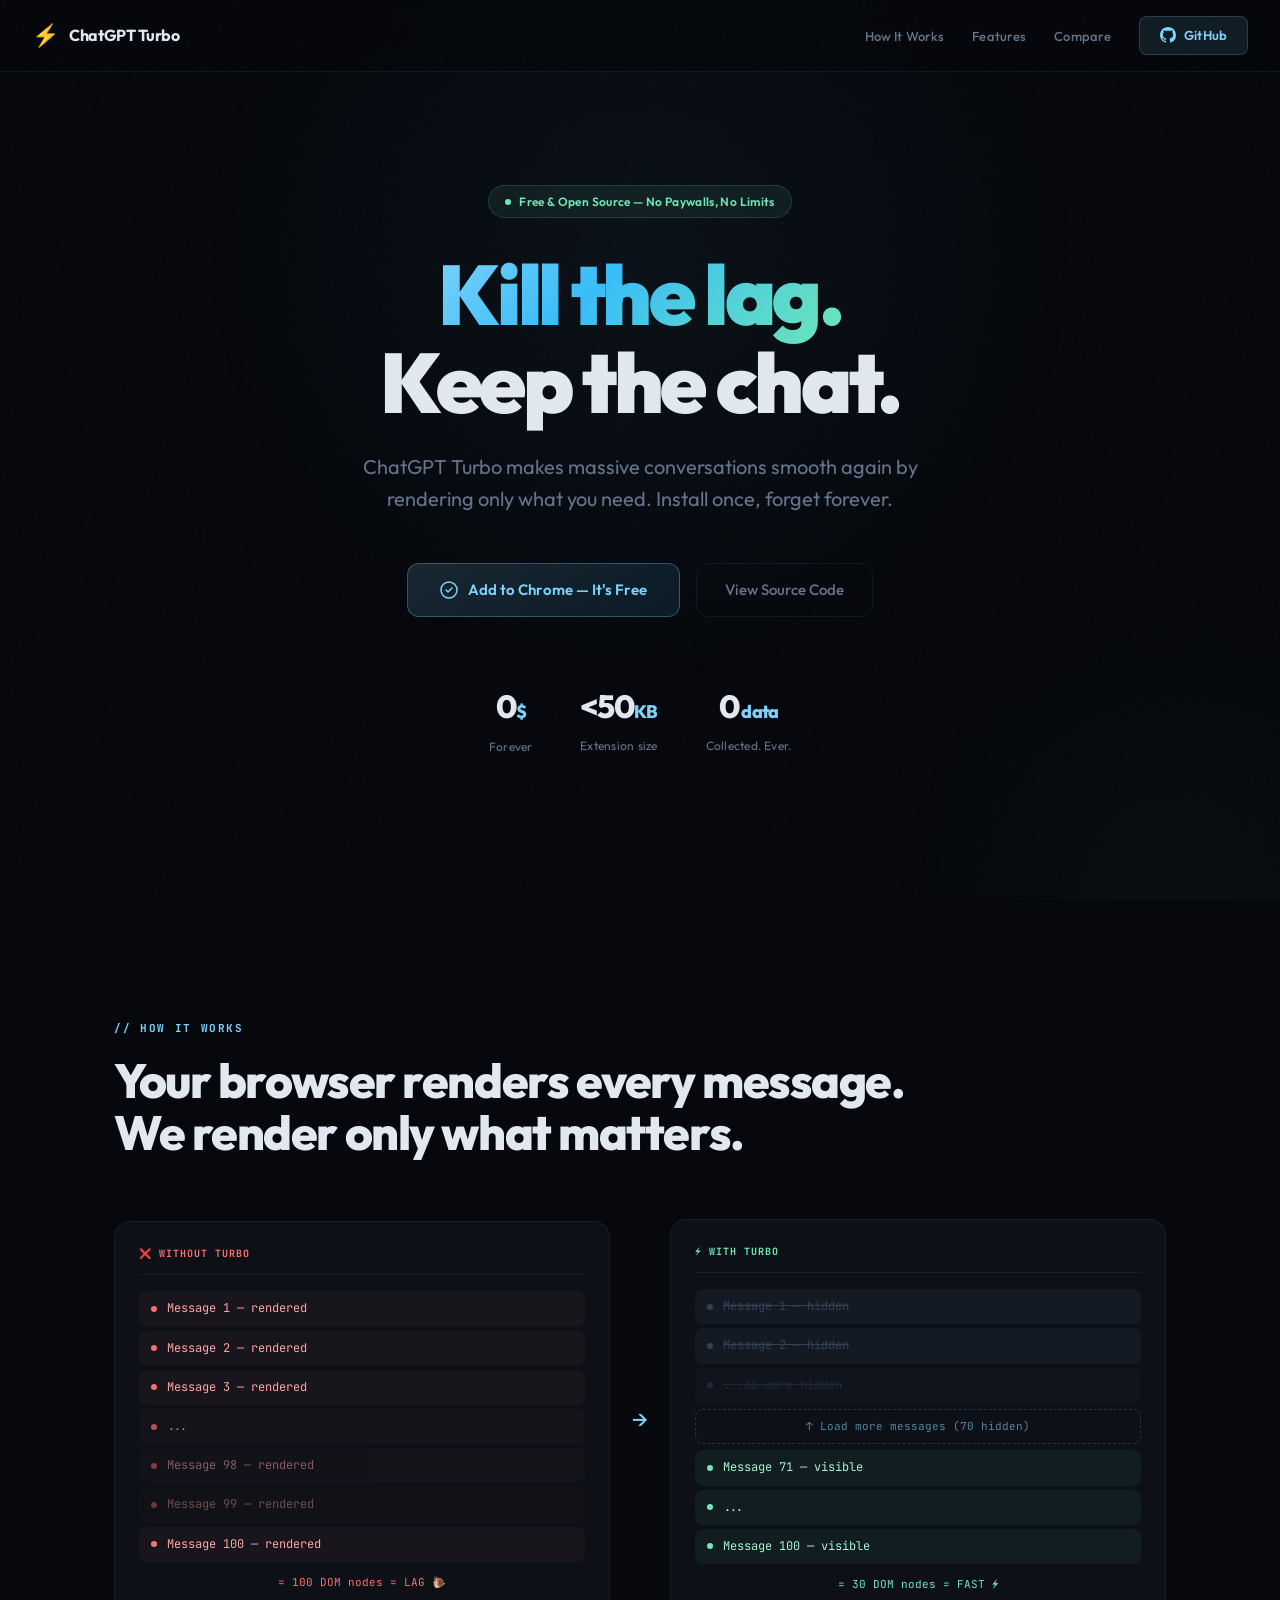
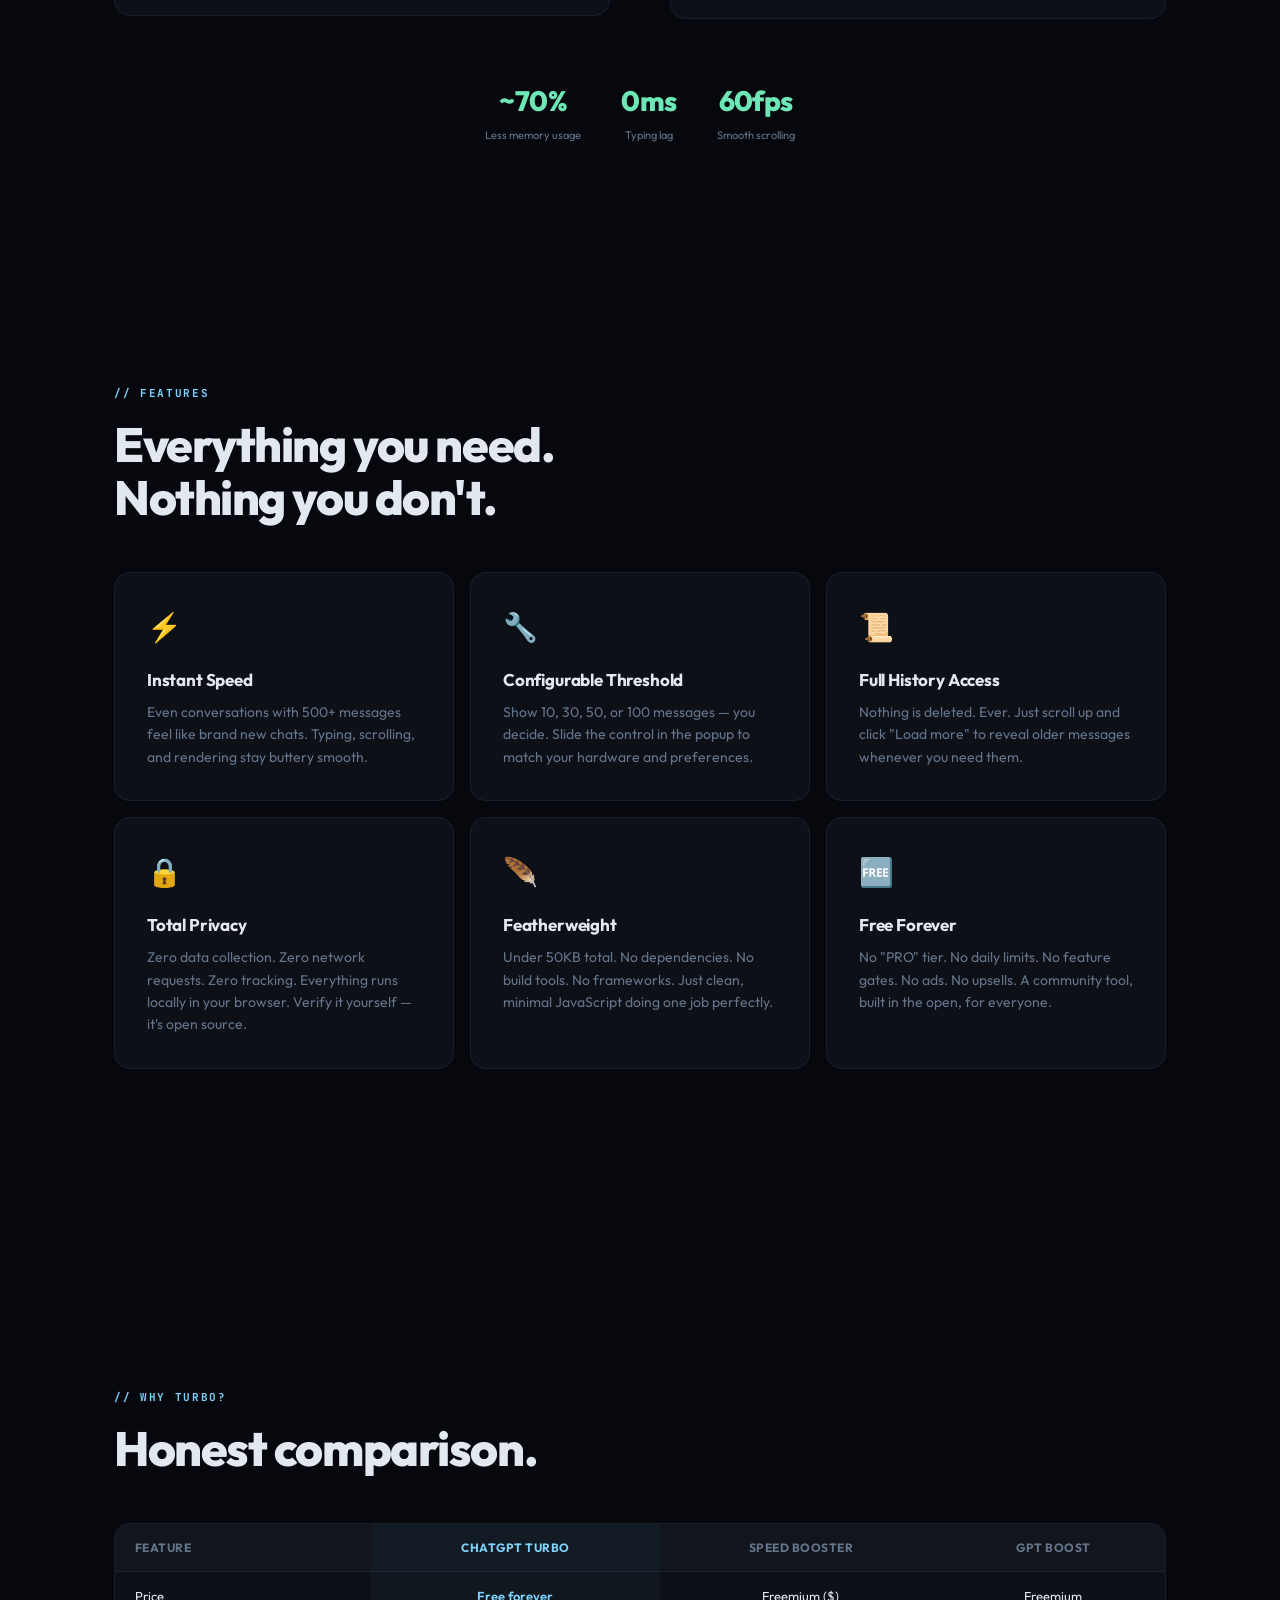
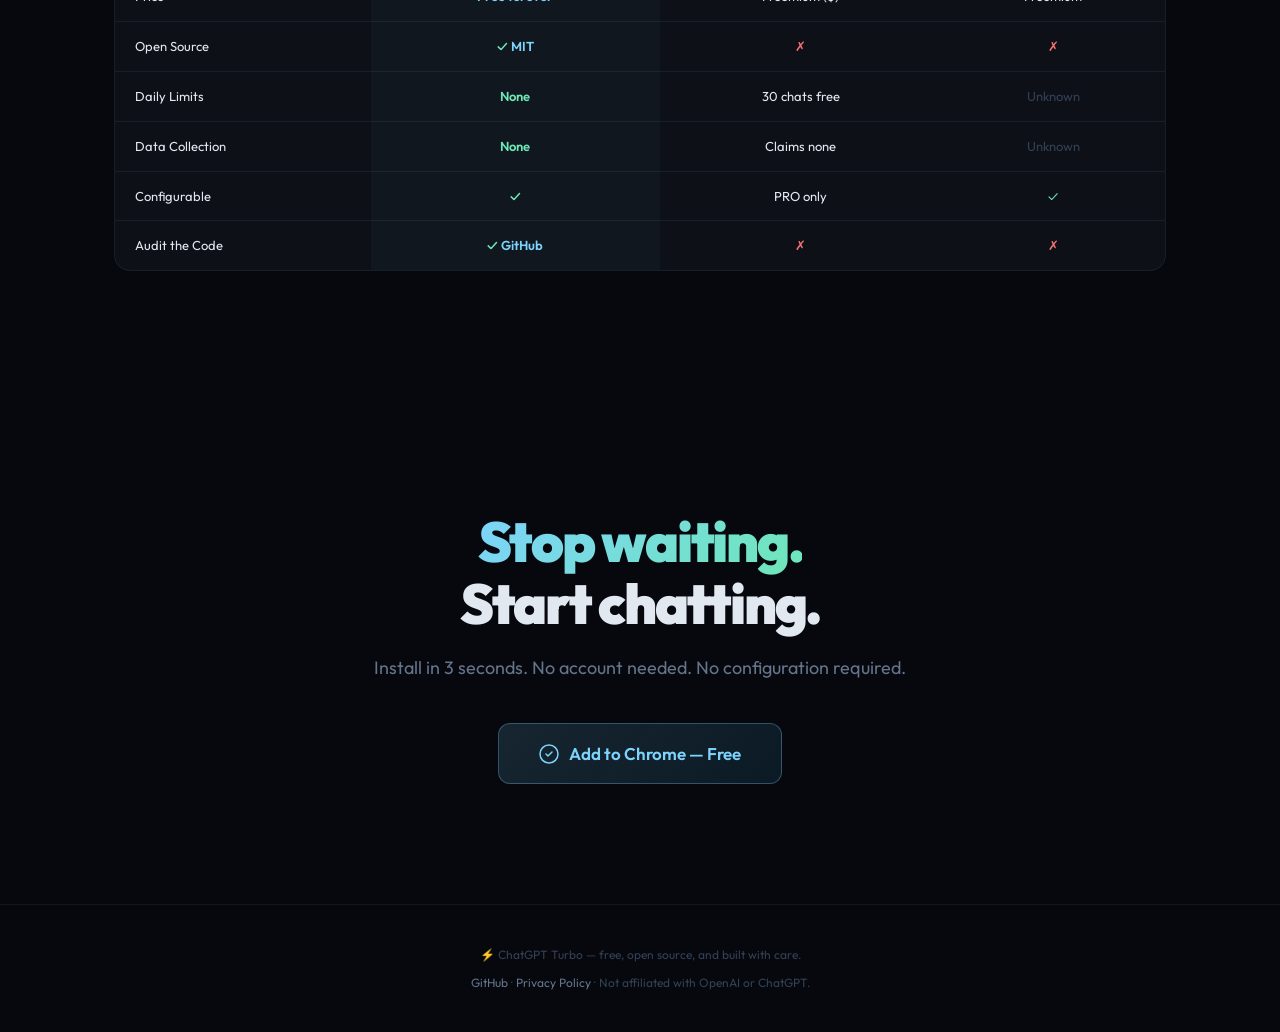
<file: landing-page/index.html>
<!DOCTYPE html>
<html lang="en">
<head>
  <meta charset="UTF-8" />
  <meta name="viewport" content="width=device-width, initial-scale=1.0" />
  <title>ChatGPT Turbo — Kill Lag in Long Chats. Free Forever.</title>
  <meta name="description" content="Instantly eliminate lag, freezing, and jitter in long ChatGPT conversations. Free forever. Open source. No data collection." />
  <link rel="preconnect" href="https://fonts.googleapis.com" />
  <link rel="preconnect" href="https://fonts.gstatic.com" crossorigin />
  <link href="https://fonts.googleapis.com/css2?family=JetBrains+Mono:wght@400;700&family=Outfit:wght@300;400;500;600;700;800;900&display=swap" rel="stylesheet" />
  <style>
    *, *::before, *::after { margin: 0; padding: 0; box-sizing: border-box; }

    :root {
      --bg: #06080d;
      --surface: #0d1017;
      --border: rgba(125, 211, 252, 0.08);
      --border-hover: rgba(125, 211, 252, 0.2);
      --cyan: #7dd3fc;
      --cyan-dim: rgba(125, 211, 252, 0.6);
      --green: #6ee7b7;
      --text: #e2e8f0;
      --text-dim: #64748b;
      --text-muted: #334155;
      --font: 'Outfit', -apple-system, sans-serif;
      --mono: 'JetBrains Mono', monospace;
    }

    html { scroll-behavior: smooth; }

    body {
      font-family: var(--font);
      background: var(--bg);
      color: var(--text);
      line-height: 1.6;
      overflow-x: hidden;
    }

    /* ─── Ambient Background ─── */
    .ambient {
      position: fixed;
      inset: 0;
      z-index: -1;
      overflow: hidden;
    }

    .ambient::before {
      content: '';
      position: absolute;
      top: -200px;
      left: 50%;
      transform: translateX(-50%);
      width: 900px;
      height: 900px;
      background: radial-gradient(circle, rgba(125, 211, 252, 0.05) 0%, transparent 70%);
      animation: pulse 8s ease-in-out infinite;
    }

    .ambient::after {
      content: '';
      position: absolute;
      bottom: -300px;
      right: -200px;
      width: 600px;
      height: 600px;
      background: radial-gradient(circle, rgba(110, 231, 183, 0.03) 0%, transparent 70%);
      animation: pulse 10s ease-in-out infinite reverse;
    }

    @keyframes pulse {
      0%, 100% { opacity: 0.5; transform: translateX(-50%) scale(1); }
      50% { opacity: 1; transform: translateX(-50%) scale(1.1); }
    }

    /* ─── Grain Overlay ─── */
    body::before {
      content: '';
      position: fixed;
      inset: 0;
      z-index: 9999;
      pointer-events: none;
      opacity: 0.015;
      background-image: url("data:image/svg+xml,%3Csvg viewBox='0 0 256 256' xmlns='http://www.w3.org/2000/svg'%3E%3Cfilter id='noise'%3E%3CfeTurbulence type='fractalNoise' baseFrequency='0.9' numOctaves='4' stitchTiles='stitch'/%3E%3C/filter%3E%3Crect width='100%25' height='100%25' filter='url(%23noise)'/%3E%3C/svg%3E");
    }

    /* ─── Nav ─── */
    nav {
      position: fixed;
      top: 0;
      left: 0;
      right: 0;
      z-index: 1000;
      padding: 16px 32px;
      display: flex;
      align-items: center;
      justify-content: space-between;
      backdrop-filter: blur(20px);
      -webkit-backdrop-filter: blur(20px);
      background: rgba(6, 8, 13, 0.8);
      border-bottom: 1px solid var(--border);
    }

    .nav-brand {
      display: flex;
      align-items: center;
      gap: 10px;
      text-decoration: none;
      color: var(--text);
    }

    .nav-brand .bolt { font-size: 22px; }
    .nav-brand .name {
      font-weight: 700;
      font-size: 16px;
      letter-spacing: -0.02em;
    }

    .nav-links {
      display: flex;
      align-items: center;
      gap: 28px;
      list-style: none;
    }

    .nav-links a {
      color: var(--text-dim);
      text-decoration: none;
      font-size: 13px;
      font-weight: 500;
      letter-spacing: 0.01em;
      transition: color 0.2s;
    }

    .nav-links a:hover { color: var(--cyan); }

    .nav-cta {
      display: inline-flex;
      align-items: center;
      gap: 8px;
      padding: 8px 20px;
      background: rgba(125, 211, 252, 0.1);
      border: 1px solid rgba(125, 211, 252, 0.2);
      border-radius: 8px;
      color: var(--cyan) !important;
      font-weight: 600 !important;
      transition: all 0.2s;
    }

    .nav-cta:hover {
      background: rgba(125, 211, 252, 0.15) !important;
      border-color: rgba(125, 211, 252, 0.35);
      transform: translateY(-1px);
    }

    /* ─── Hero ─── */
    .hero {
      min-height: 100vh;
      display: flex;
      flex-direction: column;
      align-items: center;
      justify-content: center;
      text-align: center;
      padding: 120px 24px 80px;
    }

    .badge {
      display: inline-flex;
      align-items: center;
      gap: 8px;
      padding: 6px 16px;
      background: rgba(110, 231, 183, 0.08);
      border: 1px solid rgba(110, 231, 183, 0.15);
      border-radius: 100px;
      font-size: 12px;
      font-weight: 600;
      color: var(--green);
      letter-spacing: 0.03em;
      margin-bottom: 32px;
      animation: fadeUp 0.6s ease;
    }

    .badge .dot {
      width: 6px;
      height: 6px;
      background: var(--green);
      border-radius: 50%;
      animation: blink 2s infinite;
    }

    @keyframes blink {
      0%, 100% { opacity: 1; }
      50% { opacity: 0.3; }
    }

    h1 {
      font-size: clamp(48px, 7vw, 84px);
      font-weight: 900;
      line-height: 1.05;
      letter-spacing: -0.04em;
      max-width: 800px;
      animation: fadeUp 0.6s ease 0.1s both;
    }

    h1 .gradient {
      background: linear-gradient(135deg, var(--cyan) 0%, #38bdf8 40%, var(--green) 100%);
      -webkit-background-clip: text;
      -webkit-text-fill-color: transparent;
      background-clip: text;
    }

    .hero-sub {
      font-size: clamp(16px, 2vw, 20px);
      color: var(--text-dim);
      max-width: 560px;
      margin-top: 24px;
      font-weight: 400;
      line-height: 1.6;
      animation: fadeUp 0.6s ease 0.2s both;
    }

    .hero-actions {
      display: flex;
      align-items: center;
      gap: 16px;
      margin-top: 48px;
      animation: fadeUp 0.6s ease 0.3s both;
    }

    .btn-primary {
      display: inline-flex;
      align-items: center;
      gap: 10px;
      padding: 14px 32px;
      background: linear-gradient(135deg, rgba(125, 211, 252, 0.15) 0%, rgba(56, 189, 248, 0.1) 100%);
      border: 1px solid rgba(125, 211, 252, 0.3);
      border-radius: 12px;
      color: var(--cyan);
      font-family: var(--font);
      font-size: 15px;
      font-weight: 600;
      text-decoration: none;
      cursor: pointer;
      transition: all 0.25s;
    }

    .btn-primary:hover {
      background: linear-gradient(135deg, rgba(125, 211, 252, 0.22) 0%, rgba(56, 189, 248, 0.15) 100%);
      border-color: rgba(125, 211, 252, 0.5);
      transform: translateY(-2px);
      box-shadow: 0 8px 32px rgba(125, 211, 252, 0.12);
    }

    .btn-secondary {
      display: inline-flex;
      align-items: center;
      gap: 8px;
      padding: 14px 28px;
      background: transparent;
      border: 1px solid var(--border);
      border-radius: 12px;
      color: var(--text-dim);
      font-family: var(--font);
      font-size: 15px;
      font-weight: 500;
      text-decoration: none;
      cursor: pointer;
      transition: all 0.25s;
    }

    .btn-secondary:hover {
      border-color: var(--border-hover);
      color: var(--text);
      transform: translateY(-1px);
    }

    .hero-stats {
      display: flex;
      gap: 48px;
      margin-top: 64px;
      animation: fadeUp 0.6s ease 0.4s both;
    }

    .hero-stat .num {
      font-size: 32px;
      font-weight: 800;
      letter-spacing: -0.03em;
      color: var(--text);
    }

    .hero-stat .num .unit { font-size: 18px; color: var(--cyan); }

    .hero-stat .desc {
      font-size: 12px;
      color: var(--text-dim);
      margin-top: 4px;
      letter-spacing: 0.02em;
    }

    /* ─── How It Works ─── */
    .section {
      padding: 120px 24px;
      max-width: 1100px;
      margin: 0 auto;
    }

    .section-label {
      font-family: var(--mono);
      font-size: 11px;
      font-weight: 700;
      letter-spacing: 0.15em;
      text-transform: uppercase;
      color: var(--cyan);
      margin-bottom: 16px;
    }

    .section h2 {
      font-size: clamp(32px, 4vw, 48px);
      font-weight: 800;
      letter-spacing: -0.03em;
      line-height: 1.1;
      margin-bottom: 48px;
    }

    /* Demo/Diagram */
    .demo-container {
      position: relative;
      display: grid;
      grid-template-columns: 1fr 60px 1fr;
      align-items: center;
      gap: 0;
      margin: 60px 0;
    }

    .demo-panel {
      background: var(--surface);
      border: 1px solid var(--border);
      border-radius: 16px;
      padding: 24px;
      overflow: hidden;
    }

    .demo-panel .panel-label {
      font-family: var(--mono);
      font-size: 10px;
      font-weight: 700;
      letter-spacing: 0.1em;
      text-transform: uppercase;
      color: var(--text-muted);
      margin-bottom: 16px;
      padding-bottom: 12px;
      border-bottom: 1px solid var(--border);
    }

    .demo-panel .panel-label.bad { color: #f87171; }
    .demo-panel .panel-label.good { color: var(--green); }

    .msg-row {
      display: flex;
      align-items: center;
      gap: 10px;
      padding: 8px 12px;
      border-radius: 8px;
      margin-bottom: 4px;
      font-size: 12px;
      font-family: var(--mono);
      transition: all 0.3s;
    }

    .msg-row .dot {
      width: 6px;
      height: 6px;
      border-radius: 50%;
      flex-shrink: 0;
    }

    .msg-row.rendered .dot { background: #f87171; }
    .msg-row.hidden .dot { background: var(--text-muted); }
    .msg-row.visible .dot { background: var(--green); }

    .msg-row.rendered {
      background: rgba(248, 113, 113, 0.05);
      color: #fca5a5;
    }

    .msg-row.hidden {
      background: rgba(51, 65, 85, 0.2);
      color: var(--text-muted);
      text-decoration: line-through;
    }

    .msg-row.visible {
      background: rgba(110, 231, 183, 0.06);
      color: #a7f3d0;
    }

    .load-more-demo {
      display: flex;
      align-items: center;
      justify-content: center;
      gap: 6px;
      padding: 8px;
      margin: 6px 0;
      border-radius: 8px;
      border: 1px dashed rgba(125, 211, 252, 0.2);
      color: var(--cyan-dim);
      font-size: 11px;
      font-family: var(--mono);
    }

    .demo-arrow {
      display: flex;
      align-items: center;
      justify-content: center;
      color: var(--cyan);
      font-size: 24px;
    }

    .demo-result {
      text-align: center;
      margin-top: 32px;
      display: flex;
      gap: 40px;
      justify-content: center;
    }

    .result-item .result-val {
      font-size: 28px;
      font-weight: 800;
      letter-spacing: -0.02em;
    }

    .result-item .result-val.red { color: #f87171; }
    .result-item .result-val.green { color: var(--green); }

    .result-item .result-label {
      font-size: 11px;
      color: var(--text-dim);
      margin-top: 4px;
    }

    /* ─── Features Grid ─── */
    .features-grid {
      display: grid;
      grid-template-columns: repeat(auto-fit, minmax(300px, 1fr));
      gap: 16px;
    }

    .feature-card {
      background: var(--surface);
      border: 1px solid var(--border);
      border-radius: 16px;
      padding: 32px;
      transition: all 0.3s;
    }

    .feature-card:hover {
      border-color: var(--border-hover);
      transform: translateY(-2px);
    }

    .feature-icon {
      font-size: 28px;
      margin-bottom: 16px;
    }

    .feature-card h3 {
      font-size: 17px;
      font-weight: 700;
      letter-spacing: -0.01em;
      margin-bottom: 8px;
    }

    .feature-card p {
      font-size: 14px;
      color: var(--text-dim);
      line-height: 1.6;
    }

    /* ─── Comparison Table ─── */
    .comparison {
      margin-top: 80px;
    }

    table {
      width: 100%;
      border-collapse: separate;
      border-spacing: 0;
      background: var(--surface);
      border: 1px solid var(--border);
      border-radius: 16px;
      overflow: hidden;
    }

    th, td {
      padding: 14px 20px;
      text-align: center;
      font-size: 13px;
      border-bottom: 1px solid var(--border);
    }

    th {
      font-weight: 700;
      font-size: 12px;
      letter-spacing: 0.04em;
      text-transform: uppercase;
      color: var(--text-dim);
      background: rgba(255,255,255,0.02);
    }

    th:first-child, td:first-child { text-align: left; }

    th.highlight {
      color: var(--cyan);
      background: rgba(125, 211, 252, 0.05);
    }

    td.highlight {
      background: rgba(125, 211, 252, 0.03);
      color: var(--cyan);
      font-weight: 600;
    }

    tr:last-child td { border-bottom: none; }

    .check { color: var(--green); }
    .cross { color: #f87171; }
    .meh { color: var(--text-muted); }

    /* ─── CTA Section ─── */
    .cta-section {
      text-align: center;
      padding: 120px 24px;
    }

    .cta-section h2 {
      font-size: clamp(36px, 5vw, 56px);
      font-weight: 900;
      letter-spacing: -0.04em;
      line-height: 1.1;
      margin-bottom: 20px;
    }

    .cta-section p {
      font-size: 18px;
      color: var(--text-dim);
      margin-bottom: 40px;
    }

    /* ─── Footer ─── */
    footer {
      padding: 40px 24px;
      text-align: center;
      border-top: 1px solid var(--border);
      color: var(--text-muted);
      font-size: 12px;
    }

    footer a {
      color: var(--text-dim);
      text-decoration: none;
    }

    footer a:hover { color: var(--cyan); }

    /* ─── Animations ─── */
    @keyframes fadeUp {
      from { opacity: 0; transform: translateY(20px); }
      to { opacity: 1; transform: translateY(0); }
    }

    /* ─── Responsive ─── */
    @media (max-width: 768px) {
      nav { padding: 12px 16px; }
      .nav-links { display: none; }
      .hero-stats { gap: 24px; }
      .hero-actions { flex-direction: column; }
      .demo-container { grid-template-columns: 1fr; gap: 16px; }
      .demo-arrow { transform: rotate(90deg); }
    }
  </style>
</head>
<body>
  <div class="ambient"></div>

  <!-- Nav -->
  <nav>
    <a href="#" class="nav-brand">
      <span class="bolt">⚡</span>
      <span class="name">ChatGPT Turbo</span>
    </a>
    <ul class="nav-links">
      <li><a href="#how">How It Works</a></li>
      <li><a href="#features">Features</a></li>
      <li><a href="#compare">Compare</a></li>
      <li><a href="https://github.com/xxclaude1/supercharger-chatgpt" class="nav-cta">
        <svg width="16" height="16" viewBox="0 0 16 16" fill="currentColor"><path d="M8 0C3.58 0 0 3.58 0 8c0 3.54 2.29 6.53 5.47 7.59.4.07.55-.17.55-.38 0-.19-.01-.82-.01-1.49-2.01.37-2.53-.49-2.69-.94-.09-.23-.48-.94-.82-1.13-.28-.15-.68-.52-.01-.53.63-.01 1.08.58 1.23.82.72 1.21 1.87.87 2.33.66.07-.52.28-.87.51-1.07-1.78-.2-3.64-.89-3.64-3.95 0-.87.31-1.59.82-2.15-.08-.2-.36-1.02.08-2.12 0 0 .67-.21 2.2.82.64-.18 1.32-.27 2-.27.68 0 1.36.09 2 .27 1.53-1.04 2.2-.82 2.2-.82.44 1.1.16 1.92.08 2.12.51.56.82 1.27.82 2.15 0 3.07-1.87 3.75-3.65 3.95.29.25.54.73.54 1.48 0 1.07-.01 1.93-.01 2.2 0 .21.15.46.55.38A8.013 8.013 0 0016 8c0-4.42-3.58-8-8-8z"/></svg>
        GitHub
      </a></li>
    </ul>
  </nav>

  <!-- Hero -->
  <section class="hero">
    <div class="badge">
      <span class="dot"></span>
      Free & Open Source — No Paywalls, No Limits
    </div>
    <h1>
      <span class="gradient">Kill the lag.</span><br />
      Keep the chat.
    </h1>
    <p class="hero-sub">
      ChatGPT Turbo makes massive conversations smooth again by rendering only what you need. Install once, forget forever.
    </p>
    <div class="hero-actions">
      <a href="#" class="btn-primary">
        <svg width="18" height="18" viewBox="0 0 18 18" fill="none"><circle cx="9" cy="9" r="8" stroke="currentColor" stroke-width="1.5"/><path d="M6 9l2 2 4-4" stroke="currentColor" stroke-width="1.5" stroke-linecap="round" stroke-linejoin="round"/></svg>
        Add to Chrome — It's Free
      </a>
      <a href="https://github.com/xxclaude1/supercharger-chatgpt" class="btn-secondary">
        View Source Code
      </a>
    </div>
    <div class="hero-stats">
      <div class="hero-stat">
        <div class="num">0<span class="unit">$</span></div>
        <div class="desc">Forever</div>
      </div>
      <div class="hero-stat">
        <div class="num">&lt;50<span class="unit">KB</span></div>
        <div class="desc">Extension size</div>
      </div>
      <div class="hero-stat">
        <div class="num">0<span class="unit"> data</span></div>
        <div class="desc">Collected. Ever.</div>
      </div>
    </div>
  </section>

  <!-- How It Works -->
  <section class="section" id="how">
    <div class="section-label">// How It Works</div>
    <h2>Your browser renders every message.<br />We render only what matters.</h2>

    <div class="demo-container">
      <div class="demo-panel">
        <div class="panel-label bad">❌ Without Turbo</div>
        <div class="msg-row rendered"><span class="dot"></span>Message 1 — rendered</div>
        <div class="msg-row rendered"><span class="dot"></span>Message 2 — rendered</div>
        <div class="msg-row rendered"><span class="dot"></span>Message 3 — rendered</div>
        <div class="msg-row rendered" style="opacity:0.7"><span class="dot"></span>...</div>
        <div class="msg-row rendered" style="opacity:0.5"><span class="dot"></span>Message 98 — rendered</div>
        <div class="msg-row rendered" style="opacity:0.4"><span class="dot"></span>Message 99 — rendered</div>
        <div class="msg-row rendered"><span class="dot"></span>Message 100 — rendered</div>
        <div style="text-align:center;margin-top:12px;font-size:11px;color:#f87171;font-family:var(--mono)">= 100 DOM nodes = LAG 🐌</div>
      </div>

      <div class="demo-arrow">→</div>

      <div class="demo-panel">
        <div class="panel-label good">⚡ With Turbo</div>
        <div class="msg-row hidden"><span class="dot"></span>Message 1 — hidden</div>
        <div class="msg-row hidden"><span class="dot"></span>Message 2 — hidden</div>
        <div class="msg-row hidden" style="opacity:0.5"><span class="dot"></span>...68 more hidden</div>
        <div class="load-more-demo">↑ Load more messages (70 hidden)</div>
        <div class="msg-row visible"><span class="dot"></span>Message 71 — visible</div>
        <div class="msg-row visible"><span class="dot"></span>...</div>
        <div class="msg-row visible"><span class="dot"></span>Message 100 — visible</div>
        <div style="text-align:center;margin-top:12px;font-size:11px;color:var(--green);font-family:var(--mono)">= 30 DOM nodes = FAST ⚡</div>
      </div>
    </div>

    <div class="demo-result">
      <div class="result-item">
        <div class="result-val green">~70%</div>
        <div class="result-label">Less memory usage</div>
      </div>
      <div class="result-item">
        <div class="result-val green">0ms</div>
        <div class="result-label">Typing lag</div>
      </div>
      <div class="result-item">
        <div class="result-val green">60fps</div>
        <div class="result-label">Smooth scrolling</div>
      </div>
    </div>
  </section>

  <!-- Features -->
  <section class="section" id="features">
    <div class="section-label">// Features</div>
    <h2>Everything you need.<br />Nothing you don't.</h2>

    <div class="features-grid">
      <div class="feature-card">
        <div class="feature-icon">⚡</div>
        <h3>Instant Speed</h3>
        <p>Even conversations with 500+ messages feel like brand new chats. Typing, scrolling, and rendering stay buttery smooth.</p>
      </div>
      <div class="feature-card">
        <div class="feature-icon">🔧</div>
        <h3>Configurable Threshold</h3>
        <p>Show 10, 30, 50, or 100 messages — you decide. Slide the control in the popup to match your hardware and preferences.</p>
      </div>
      <div class="feature-card">
        <div class="feature-icon">📜</div>
        <h3>Full History Access</h3>
        <p>Nothing is deleted. Ever. Just scroll up and click "Load more" to reveal older messages whenever you need them.</p>
      </div>
      <div class="feature-card">
        <div class="feature-icon">🔒</div>
        <h3>Total Privacy</h3>
        <p>Zero data collection. Zero network requests. Zero tracking. Everything runs locally in your browser. Verify it yourself — it's open source.</p>
      </div>
      <div class="feature-card">
        <div class="feature-icon">🪶</div>
        <h3>Featherweight</h3>
        <p>Under 50KB total. No dependencies. No build tools. No frameworks. Just clean, minimal JavaScript doing one job perfectly.</p>
      </div>
      <div class="feature-card">
        <div class="feature-icon">🆓</div>
        <h3>Free Forever</h3>
        <p>No "PRO" tier. No daily limits. No feature gates. No ads. No upsells. A community tool, built in the open, for everyone.</p>
      </div>
    </div>
  </section>

  <!-- Comparison -->
  <section class="section comparison" id="compare">
    <div class="section-label">// Why Turbo?</div>
    <h2>Honest comparison.</h2>

    <table>
      <thead>
        <tr>
          <th>Feature</th>
          <th class="highlight">ChatGPT Turbo</th>
          <th>Speed Booster</th>
          <th>GPT Boost</th>
        </tr>
      </thead>
      <tbody>
        <tr>
          <td>Price</td>
          <td class="highlight">Free forever</td>
          <td>Freemium ($)</td>
          <td>Freemium</td>
        </tr>
        <tr>
          <td>Open Source</td>
          <td class="highlight"><span class="check">✓</span> MIT</td>
          <td><span class="cross">✗</span></td>
          <td><span class="cross">✗</span></td>
        </tr>
        <tr>
          <td>Daily Limits</td>
          <td class="highlight"><span class="check">None</span></td>
          <td>30 chats free</td>
          <td class="meh">Unknown</td>
        </tr>
        <tr>
          <td>Data Collection</td>
          <td class="highlight"><span class="check">None</span></td>
          <td>Claims none</td>
          <td class="meh">Unknown</td>
        </tr>
        <tr>
          <td>Configurable</td>
          <td class="highlight"><span class="check">✓</span></td>
          <td>PRO only</td>
          <td><span class="check">✓</span></td>
        </tr>
        <tr>
          <td>Audit the Code</td>
          <td class="highlight"><span class="check">✓</span> GitHub</td>
          <td><span class="cross">✗</span></td>
          <td><span class="cross">✗</span></td>
        </tr>
      </tbody>
    </table>
  </section>

  <!-- CTA -->
  <section class="cta-section">
    <h2><span style="background:linear-gradient(135deg, var(--cyan), var(--green));-webkit-background-clip:text;-webkit-text-fill-color:transparent;background-clip:text;">Stop waiting.</span><br/>Start chatting.</h2>
    <p>Install in 3 seconds. No account needed. No configuration required.</p>
    <a href="#" class="btn-primary" style="font-size:17px;padding:16px 40px;">
      <svg width="20" height="20" viewBox="0 0 20 20" fill="none"><circle cx="10" cy="10" r="9" stroke="currentColor" stroke-width="1.5"/><path d="M7 10l2 2 4-4" stroke="currentColor" stroke-width="1.5" stroke-linecap="round" stroke-linejoin="round"/></svg>
      Add to Chrome — Free
    </a>
  </section>

  <!-- Footer -->
  <footer>
    <p>⚡ ChatGPT Turbo — free, open source, and built with care.</p>
    <p style="margin-top:8px;">
      <a href="https://github.com/xxclaude1/supercharger-chatgpt">GitHub</a> · 
      <a href="#">Privacy Policy</a> · 
      Not affiliated with OpenAI or ChatGPT.
    </p>
  </footer>
</body>
</html>
</file>
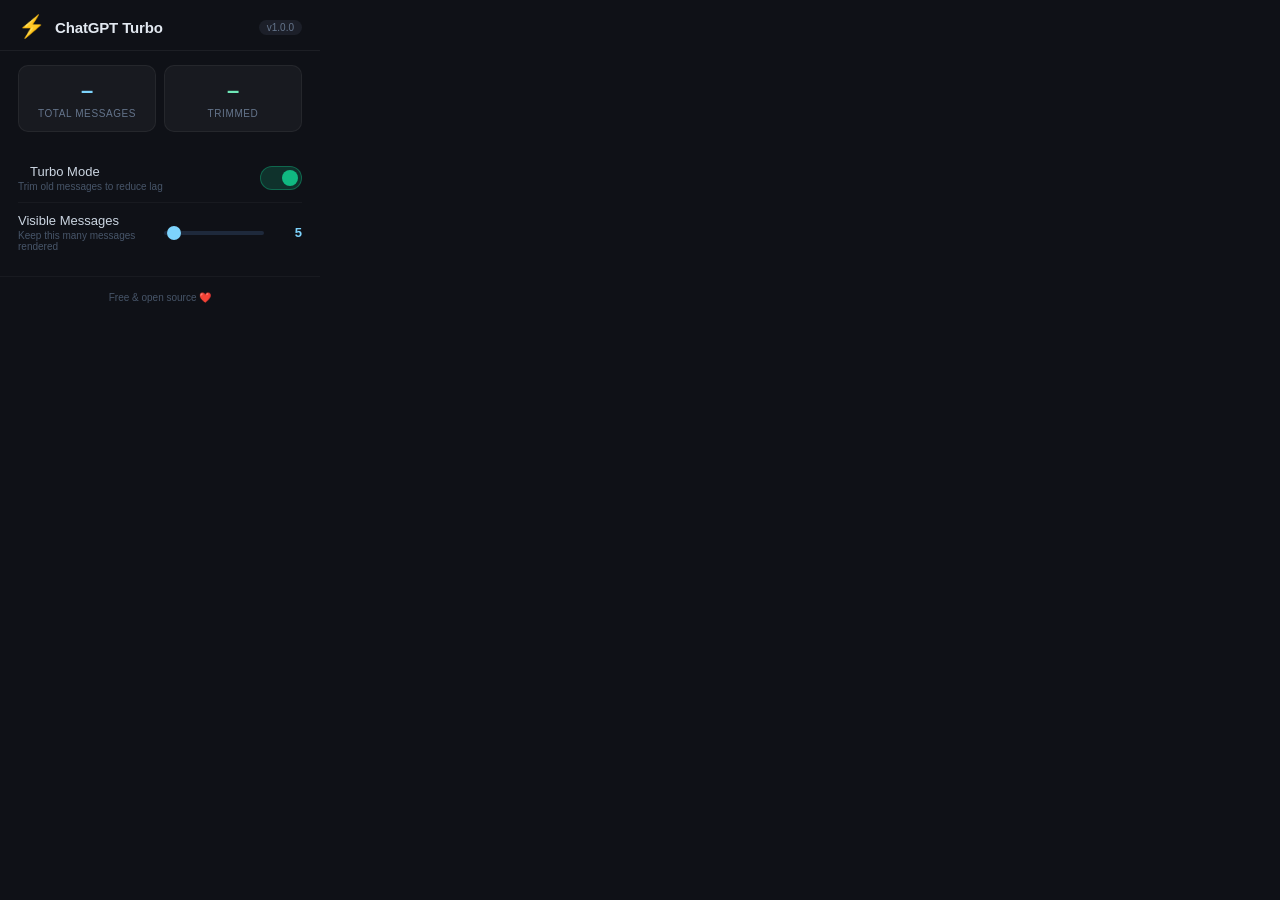
<file: src/popup.html>
<!DOCTYPE html>
<html lang="en">
<head>
  <meta charset="UTF-8" />
  <style>
    * { margin: 0; padding: 0; box-sizing: border-box; }

    body {
      width: 320px;
      font-family: -apple-system, BlinkMacSystemFont, 'Segoe UI', Roboto, sans-serif;
      background: #0f1117;
      color: #e2e8f0;
      overflow: hidden;
    }

    .header {
      display: flex;
      align-items: center;
      gap: 10px;
      padding: 16px 18px 12px;
      border-bottom: 1px solid rgba(255,255,255,0.06);
    }

    .header .logo {
      font-size: 22px;
      line-height: 1;
    }

    .header .title {
      font-size: 15px;
      font-weight: 700;
      letter-spacing: -0.01em;
    }

    .header .version {
      font-size: 10px;
      color: #64748b;
      margin-left: auto;
      background: rgba(100,116,139,0.15);
      padding: 2px 8px;
      border-radius: 10px;
    }

    .stats {
      display: grid;
      grid-template-columns: 1fr 1fr;
      gap: 8px;
      padding: 14px 18px;
    }

    .stat-card {
      background: rgba(255,255,255,0.04);
      border: 1px solid rgba(255,255,255,0.06);
      border-radius: 10px;
      padding: 12px;
      text-align: center;
    }

    .stat-card .value {
      font-size: 22px;
      font-weight: 700;
      color: #7dd3fc;
      line-height: 1.2;
    }

    .stat-card .value.green { color: #6ee7b7; }

    .stat-card .label {
      font-size: 10px;
      color: #64748b;
      text-transform: uppercase;
      letter-spacing: 0.06em;
      margin-top: 4px;
    }

    .controls {
      padding: 8px 18px 14px;
    }

    .control-row {
      display: flex;
      align-items: center;
      justify-content: space-between;
      padding: 10px 0;
    }

    .control-row + .control-row {
      border-top: 1px solid rgba(255,255,255,0.04);
    }

    .control-label {
      font-size: 13px;
      color: #cbd5e1;
    }

    .control-sublabel {
      font-size: 10px;
      color: #475569;
      margin-top: 2px;
    }

    /* Toggle Switch */
    .toggle {
      position: relative;
      width: 42px;
      height: 24px;
      cursor: pointer;
    }

    .toggle input { display: none; }

    .toggle .slider {
      position: absolute;
      inset: 0;
      background: #1e293b;
      border-radius: 24px;
      border: 1px solid rgba(255,255,255,0.08);
      transition: all 0.2s;
    }

    .toggle .slider::after {
      content: '';
      position: absolute;
      top: 3px;
      left: 3px;
      width: 16px;
      height: 16px;
      background: #475569;
      border-radius: 50%;
      transition: all 0.2s;
    }

    .toggle input:checked + .slider {
      background: rgba(16, 185, 129, 0.2);
      border-color: rgba(16, 185, 129, 0.4);
    }

    .toggle input:checked + .slider::after {
      transform: translateX(18px);
      background: #10b981;
    }

    /* Slider */
    .range-control {
      display: flex;
      align-items: center;
      gap: 10px;
    }

    .range-control input[type="range"] {
      width: 100px;
      height: 4px;
      -webkit-appearance: none;
      appearance: none;
      background: #1e293b;
      border-radius: 2px;
      outline: none;
    }

    .range-control input[type="range"]::-webkit-slider-thumb {
      -webkit-appearance: none;
      width: 14px;
      height: 14px;
      background: #7dd3fc;
      border-radius: 50%;
      cursor: pointer;
    }

    .range-value {
      font-size: 13px;
      font-weight: 600;
      color: #7dd3fc;
      min-width: 28px;
      text-align: right;
    }

    .footer {
      padding: 10px 18px 14px;
      border-top: 1px solid rgba(255,255,255,0.04);
      text-align: center;
    }

    .footer a {
      font-size: 10px;
      color: #475569;
      text-decoration: none;
    }

    .footer a:hover { color: #7dd3fc; }

    .status-dot {
      display: inline-block;
      width: 6px;
      height: 6px;
      border-radius: 50%;
      margin-right: 6px;
    }

    .status-dot.on { background: #10b981; box-shadow: 0 0 6px rgba(16,185,129,0.5); }
    .status-dot.off { background: #ef4444; }
  </style>
</head>
<body>
  <div class="header">
    <span class="logo">⚡</span>
    <span class="title">ChatGPT Turbo</span>
    <span class="version">v1.0.0</span>
  </div>

  <div class="stats">
    <div class="stat-card">
      <div class="value" id="totalMessages">–</div>
      <div class="label">Total Messages</div>
    </div>
    <div class="stat-card">
      <div class="value green" id="hiddenMessages">–</div>
      <div class="label">Trimmed</div>
    </div>
  </div>

  <div class="controls">
    <div class="control-row">
      <div>
        <div class="control-label"><span class="status-dot" id="statusDot"></span>Turbo Mode</div>
        <div class="control-sublabel">Trim old messages to reduce lag</div>
      </div>
      <label class="toggle">
        <input type="checkbox" id="enableToggle" checked />
        <span class="slider"></span>
      </label>
    </div>
    <div class="control-row">
      <div>
        <div class="control-label">Visible Messages</div>
        <div class="control-sublabel">Keep this many messages rendered</div>
      </div>
      <div class="range-control">
        <input type="range" id="visibleSlider" min="2" max="100" step="1" value="5" />
        <span class="range-value" id="visibleValue">5</span>
      </div>
    </div>
  </div>

  <div class="footer">
    <a href="https://github.com/xxclaude1/supercharger-chatgpt" target="_blank">
      Free & open source ❤️
    </a>
  </div>

  <script src="popup.js"></script>
</body>
</html>
</file>
